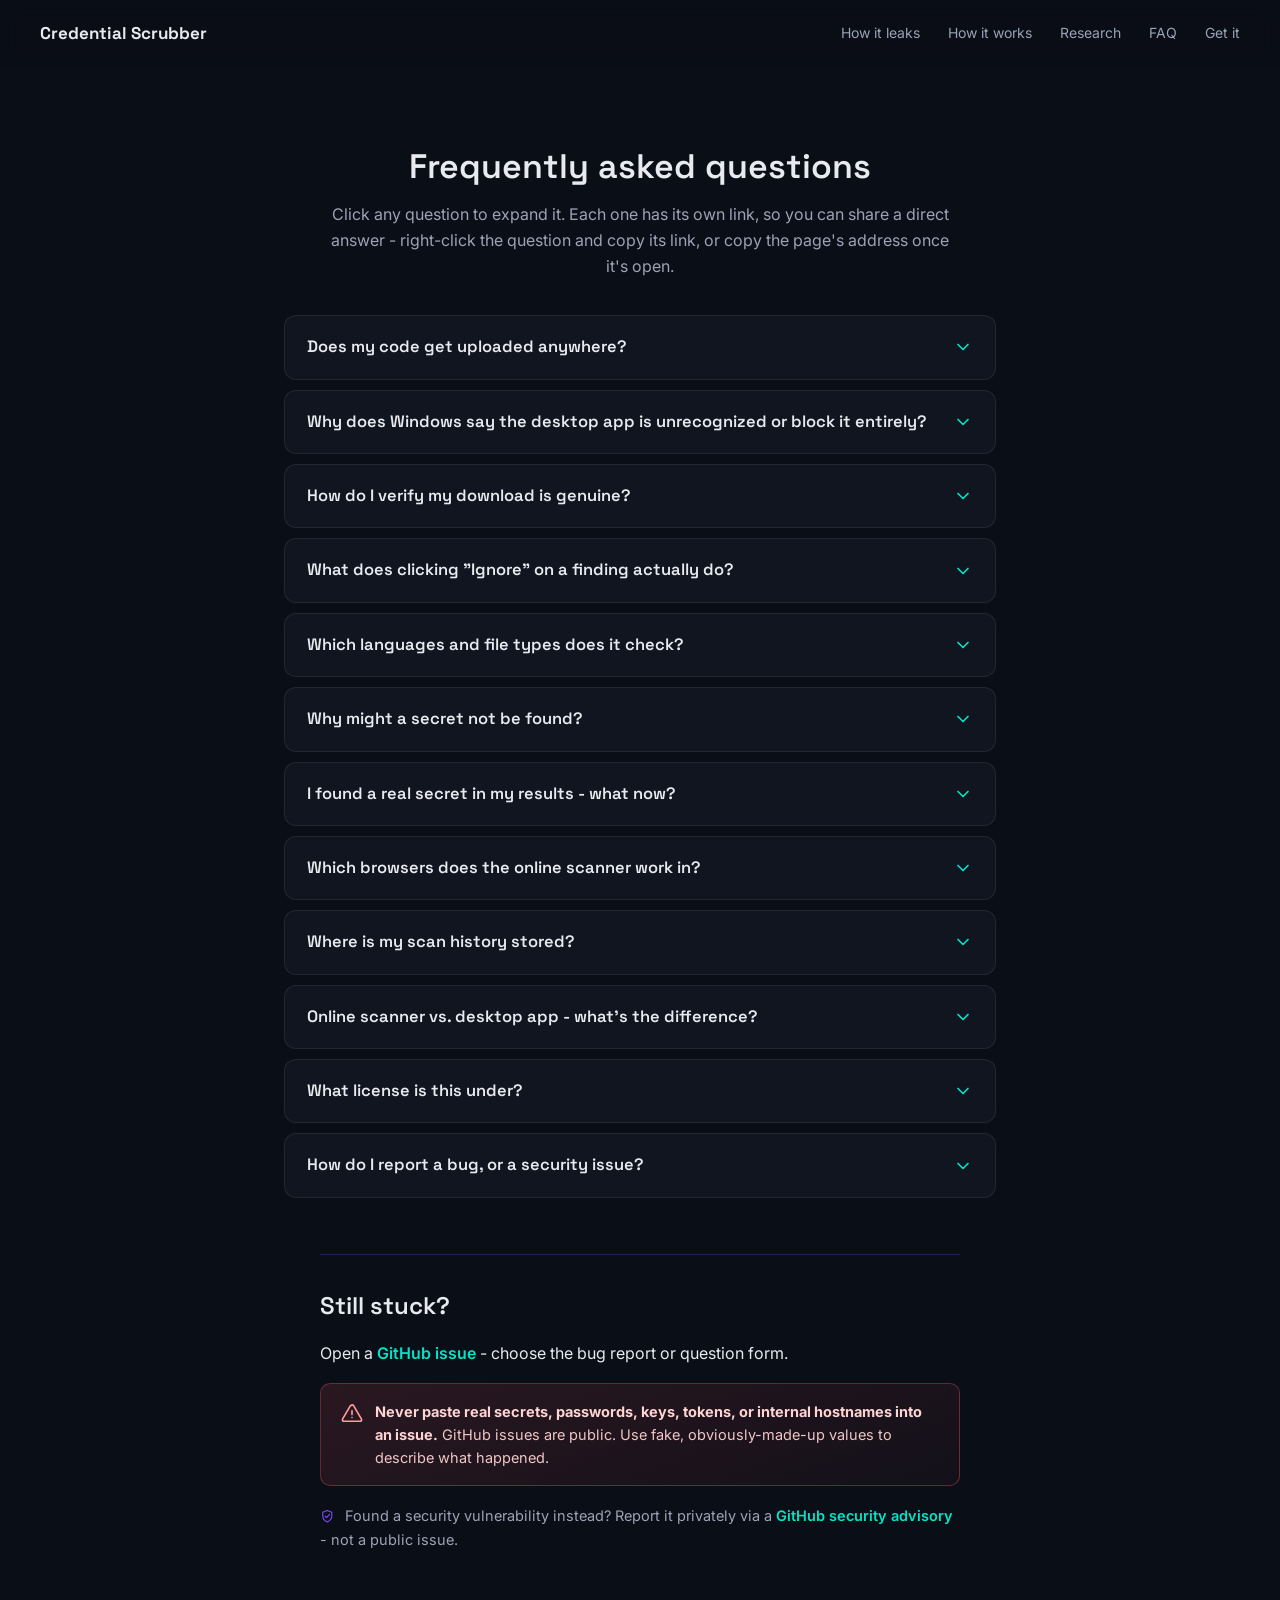
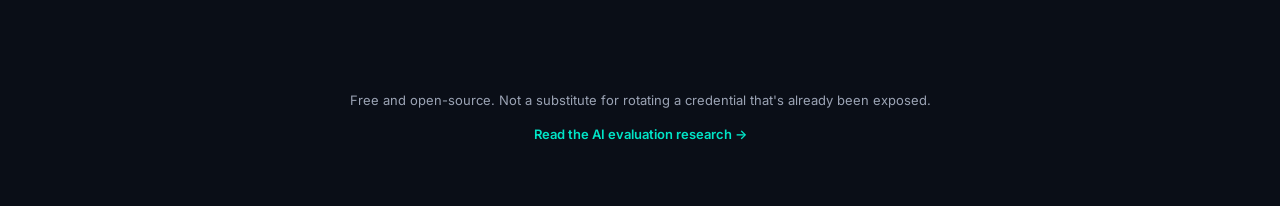
<file: faq.html>
<!DOCTYPE html>
<html lang="en">
<head>
<meta charset="UTF-8" />
<meta name="viewport" content="width=device-width, initial-scale=1.0" />
<title>Credential Scrubber — Frequently Asked Questions</title>
<meta name="description" content="Answers to common questions about the Credential Scrubber online scanner and desktop app: what gets uploaded, how to verify your download, what Ignore does, and more." />
<link rel="canonical" href="https://mugilan718.github.io/credential-scrubber-site/faq.html" />
<link rel="icon" type="image/svg+xml" href="favicon.svg" />
<meta name="theme-color" content="#0A0E17" />
<meta property="og:type" content="website" />
<meta property="og:site_name" content="Credential Scrubber" />
<meta property="og:title" content="Credential Scrubber — Frequently Asked Questions" />
<meta property="og:description" content="Answers to common questions about the Credential Scrubber online scanner and desktop app: what gets uploaded, how to verify your download, what Ignore does, and more." />
<meta property="og:url" content="https://mugilan718.github.io/credential-scrubber-site/faq.html" />
<meta property="og:image" content="https://mugilan718.github.io/credential-scrubber-site/og-image.png" />
<meta property="og:image:width" content="1200" />
<meta property="og:image:height" content="630" />
<meta property="og:image:alt" content="Credential Scrubber: a shield icon with two redaction bars, next to the tagline 'Mask hardcoded secrets before you share code with AI'" />
<meta name="twitter:card" content="summary_large_image" />
<meta name="twitter:title" content="Credential Scrubber — Frequently Asked Questions" />
<meta name="twitter:description" content="Answers to common questions about the Credential Scrubber online scanner and desktop app: what gets uploaded, how to verify your download, what Ignore does, and more." />
<meta name="twitter:image" content="https://mugilan718.github.io/credential-scrubber-site/og-image.png" />
<meta name="twitter:image:alt" content="Credential Scrubber: a shield icon with two redaction bars, next to the tagline 'Mask hardcoded secrets before you share code with AI'" />
<link rel="preconnect" href="https://fonts.googleapis.com">
<link rel="preconnect" href="https://fonts.gstatic.com" crossorigin>
<link href="https://fonts.googleapis.com/css2?family=Space+Grotesk:wght@400;500;600;700&family=Inter:wght@400;500;600&display=swap" rel="stylesheet">
<link rel="stylesheet" href="css/style.css" />
<link rel="stylesheet" href="css/faq.css" />
</head>
<body>

<!-- Shared icon sprite - hand-authored, stroke-based (24x24, currentColor),
     same set/style used on index.html and the scanner page. -->
<svg style="display:none" aria-hidden="true">
  <symbol id="icon-alert" viewBox="0 0 24 24" fill="none" stroke="currentColor" stroke-width="1.8" stroke-linecap="round" stroke-linejoin="round">
    <path d="M10.3 3.9 1.8 18.5A1.6 1.6 0 0 0 3.2 21h17.6a1.6 1.6 0 0 0 1.4-2.5L13.7 3.9a1.6 1.6 0 0 0-2.8 0z"/>
    <path d="M12 9.5v4.2"/>
    <path d="M12 17v.01"/>
  </symbol>
  <symbol id="icon-shield" viewBox="0 0 24 24" fill="none" stroke="currentColor" stroke-width="1.8" stroke-linecap="round" stroke-linejoin="round">
    <path d="M12 2.5 4.5 5.5v5.5c0 5 3.2 8.5 7.5 10.5 4.3-2 7.5-5.5 7.5-10.5V5.5L12 2.5z"/>
    <path d="M8.5 12l2.3 2.3L15.8 9"/>
  </symbol>
</svg>

<nav class="topnav">
  <a href="index.html" class="topnav-brand">Credential Scrubber</a>
  <button class="nav-toggle" id="navToggle" type="button" aria-label="Toggle navigation menu" aria-expanded="false" aria-controls="navLinks">
    <span class="nav-toggle-bar"></span>
    <span class="nav-toggle-bar"></span>
    <span class="nav-toggle-bar"></span>
  </button>
  <div class="topnav-links" id="navLinks">
    <a href="index.html#comic">How it leaks</a>
    <a href="index.html#how-it-works">How it works</a>
    <a href="index.html#research">Research</a>
    <a href="faq.html">FAQ</a>
    <a href="index.html#get-it">Get it</a>
  </div>
</nav>

<main class="faq-main">
  <div class="section-intro faq-intro">
    <h1>Frequently asked questions</h1>
    <p>Click any question to expand it. Each one has its own link, so you
    can share a direct answer - right-click the question and copy its
    link, or copy the page's address once it's open.</p>
  </div>

  <div class="faq-list">

    <details class="faq-item" id="code-uploaded">
      <summary>Does my code get uploaded anywhere?</summary>
      <div class="faq-answer">
        <p><strong>No, not with either version.</strong> The online scanner
        runs entirely in your browser - scanning, redaction, and the
        sanitized download are all produced client-side, and nothing is
        sent to a server (that's what the "Runs in your browser — nothing
        uploaded" badge on the scanner page means literally). The desktop
        app is a small local web server on your own machine
        (<code>http://127.0.0.1:5057</code>) with no network calls -
        everything runs locally, and no data leaves that machine. The
        page itself loads its fonts and the zip library from Google
        Fonts and cdnjs, so those hosts can see that you visited - but
        the files you're scanning are never sent anywhere.</p>
      </div>
    </details>

    <details class="faq-item" id="windows-warning">
      <summary>Why does Windows say the desktop app is unrecognized or block it entirely?</summary>
      <div class="faq-answer">
        <p>The <code>.exe</code> is unsigned - code-signing certificates cost
        money and aren't practical for a small open-source project to
        maintain. Two different things can happen as a result:</p>
        <ul>
          <li><strong>Windows SmartScreen</strong> shows a dismissible
          "unrecognized publisher" or "Windows protected your PC" warning.
          This is expected for new, unsigned software and isn't by itself a
          sign anything is wrong - you can choose to run it anyway after
          verifying the checksum (see the next question).</li>
          <li><strong>Smart App Control</strong>, or a managed Application
          Control (WDAC/AppLocker) policy on a company-managed machine, can
          block the executable <strong>outright, with no "Run anyway"
          option</strong>. This is a stricter, non-dismissible response
          that signing or a new release can't fix. If this happens, use
          the <a href="scanner/index.html">online scanner</a> instead (no
          download at all), or build the app yourself from source.</li>
        </ul>
      </div>
    </details>

    <details class="faq-item" id="verify-download">
      <summary>How do I verify my download is genuine?</summary>
      <div class="faq-answer">
        <p>Check its SHA-256 checksum against the value published in that
        specific release's notes on the
        <a href="https://github.com/Mugilan718/credential-scrubber/releases/latest">GitHub Releases page</a>.</p>
        <p>On Windows:</p>
        <pre><code>certutil -hashfile CredentialScrubber.exe SHA256</code></pre>
        <p>On Mac/Linux:</p>
        <pre><code>shasum -a 256 CredentialScrubber.exe</code></pre>
        <p>If the output doesn't match the checksum published for that
        release, don't run the file - re-download it, and if it still
        doesn't match, open an issue.</p>
      </div>
    </details>

    <details class="faq-item" id="what-ignore-does">
      <summary>What does clicking "Ignore" on a finding actually do?</summary>
      <div class="faq-answer">
        <p>It restores the <strong>original, unmasked value</strong> in the
        working copy, since that's the only way to stop the tool flagging
        something you've confirmed isn't a real secret. Because of that,
        it asks for confirmation first, and it can always be undone
        afterward from the "Ignored findings" list (restoring the mask).
        Nothing is downloadable yet at that point, either way - the
        scanner's download flow is a separate, deliberate
        "Generate sanitized file" step that only becomes available after
        you click it, and any further change (another ignore, a restore,
        a re-scan) marks that generated copy stale until you regenerate
        it.</p>
      </div>
    </details>

    <details class="faq-item" id="file-type-coverage">
      <summary>Which languages and file types does it check?</summary>
      <div class="faq-answer">
        <p><strong>Full detection</strong> (variable/key names and value
        patterns): Java, Python, JavaScript/TypeScript, Go, and C# source
        code, plus these config formats: <code>.properties</code>,
        <code>.yml</code>/<code>.yaml</code>, <code>.json</code>,
        <code>.xml</code>, <code>.config</code>, <code>.ini</code>,
        <code>.conf</code>, <code>.cfg</code>, and <code>.env</code>.</p>
        <p><strong>Multi-line split-string detection</strong> (a secret
        built up across several lines): Python's parenthesized-string
        style, and Java/JavaScript-TypeScript/C#/Go's
        <code>+</code>-operator style. <strong>Not covered:</strong> a
        JavaScript/TypeScript template literal that spans multiple
        lines.</p>
        <p><strong>Any other file type</strong> (a lockfile,
        <code>Dockerfile</code>, <code>.rb</code> script, README, etc. -
        neither extension/filename is recognized): both products now
        behave the same way, scanning it for a small set of
        high-confidence secret <em>shapes</em> only - AWS access keys,
        GitHub/Slack tokens, JWTs, private-key blocks, and URLs with
        embedded credentials - with no key-name matching at all. We
        tested a <code>.rb</code> file containing a plain
        <code>password = "..."</code> assignment and an AWS-style access
        key, and a <code>Dockerfile</code> setting an env var to a
        password value: both products caught the AWS-style key (its
        shape is recognizable on its own) but <strong>not</strong> the
        plain <code>password = "..."</code> assignment or the
        Dockerfile's env var, since neither value looks like a
        recognizable secret shape by itself - that detection relies on
        key-name awareness that only exists for the file types listed
        under "Full detection" above. A broader set of shapes (plain IP
        addresses, generic URLs, email addresses) was deliberately left
        out of this fallback after testing it against a realistic
        project full of lockfiles and docs and finding it was almost
        entirely false positives - gem/package version numbers read as
        IP addresses, lockfile registry URLs, and ordinary contact
        emails.</p>
        <p>A real, multi-line private-key block (<code>id_rsa</code>,
        <code>server.pem</code>, or one pasted as-is into any other
        unrecognized file type) is also caught - matching
        <code>-----BEGIN</code>/<code>-----END ... PRIVATE KEY-----</code>
        markers across lines, masking the body while leaving the harmless
        BEGIN/END lines themselves and a <code>-----BEGIN
        CERTIFICATE-----</code> block (not a secret) untouched. A block
        only starts at a line that's <em>just</em> the BEGIN marker
        (leading whitespace/one optional quote character allowed, never
        mid-sentence) - a document that merely mentions the marker is
        left untouched. When no END line follows, only the consecutive
        lines that still look like key material (base64 body text, or a
        <code>Proc-Type:</code>/<code>DEK-Info:</code> header) are
        masked, stopping at the first line that doesn't, so a marker
        mentioned in passing and then followed by ordinary prose doesn't
        lose that prose. This is separate from the single-line-only
        value-pattern match above, and only applies to unrecognized
        file types - a key embedded as a YAML block-scalar value, or
        split across <code>.properties</code> continuation lines, in a
        fully-detected file type is <strong>not</strong> caught by this
        or any other existing mechanism.</p>
        <p>Files recognized as binary, or over a 2MB size limit, are
        still skipped and copied through untouched either way - the
        scan results (and, on the desktop app, the Apply confirmation)
        list how many files this applied to and why.</p>
        <p>For any language or file type outside full detection,
        <strong>review the output yourself before sharing it - don't
        assume it's been fully cleaned.</strong></p>
      </div>
    </details>

    <details class="faq-item" id="missed-secret">
      <summary>Why might a secret not be found?</summary>
      <div class="faq-answer">
        <p>Detection is pattern-based, not a full understanding of your
        code: it matches key names (like <code>password</code> or
        <code>api_key</code>), shapes of known secret formats (AWS/GitHub/
        Slack-style tokens, JWTs, connection strings, and similar), and -
        in config files and multi-line string concatenation only, not
        single-line code - a general high-entropy check. There are
        documented gaps, such as JavaScript template literals that span
        multiple lines, which aren't covered. This is a detection aid, not
        a guarantee that every possible secret shape is caught.</p>
      </div>
    </details>

    <details class="faq-item" id="found-real-secret">
      <summary>I found a real secret in my results - what now?</summary>
      <div class="faq-answer">
        <p><strong>Rotate it.</strong> Masking a credential for sharing
        doesn't undo the fact that it existed in your code, possibly in a
        git history, a backup, or somewhere else you've already shared it.
        Treat any real finding as compromised and issue a new one.</p>
      </div>
    </details>

    <details class="faq-item" id="browser-support">
      <summary>Which browsers does the online scanner work in?</summary>
      <div class="faq-answer">
        <p>The core flow - selecting a folder, scanning, reviewing
        results, and downloading the sanitized copy - has been verified
        working identically across Chromium, Firefox, and WebKit (the
        engine behind Safari), with no page errors and a correctly
        redacted download in all three.</p>
        <p>One feature is Chromium-only (Chrome/Edge and similar): "Remember
        a folder for next time," which uses the File System Access API.
        It's feature-detected and simply hidden - not broken - in browsers
        that don't support it; the drag-and-drop/"Choose folder" flow
        works the same everywhere either way.</p>
      </div>
    </details>

    <details class="faq-item" id="scan-history-storage">
      <summary>Where is my scan history stored?</summary>
      <div class="faq-answer">
        <p>In the online scanner, scan history, the ignore list, and any
        rule edits are stored only in that one browser, on that one
        device (via IndexedDB) - nothing syncs across browsers or
        devices, and it's lost if you clear that site's browser data.
        Ignored values are kept as a one-way hash, never the real value,
        so a changed value always reappears flagged rather than staying
        silently hidden.</p>
        <p>In the desktop app, scan history is kept in a local SQLite
        database in your OS's per-user application-data directory, so it
        persists across restarts on that machine.</p>
      </div>
    </details>

    <details class="faq-item" id="online-vs-desktop">
      <summary>Online scanner vs. desktop app - what's the difference?</summary>
      <div class="faq-answer">
        <p>Both use the same detection engine and both run entirely
        locally. The main differences:</p>
        <ul>
          <li><strong>Install:</strong> the online scanner needs nothing -
          open it in a browser. The desktop app is a Windows
          <code>.exe</code>, or can be run from source on Mac/Linux.</li>
          <li><strong>Output:</strong> the online scanner produces a
          downloadable <code>.zip</code> via an explicit "Generate" step.
          The desktop app writes the sanitized copy directly to an output
          folder you choose (after a preview step).</li>
          <li><strong>Git changed-files mode:</strong> only the desktop
          app has it (scan just what's changed in a git repo, not the
          whole project every time). The online scanner always does a
          full pass.</li>
          <li><strong>History persistence:</strong> the desktop app's
          history survives restarts via a local database; the online
          scanner's is per-browser and lost if that browser's site data
          is cleared.</li>
        </ul>
      </div>
    </details>

    <details class="faq-item" id="license">
      <summary>What license is this under?</summary>
      <div class="faq-answer">
        <p>The detection engine and desktop app are licensed under the
        <a href="https://github.com/Mugilan718/credential-scrubber/blob/main/LICENSE">GNU Affero General Public License v3.0 (AGPLv3)</a>.
        Free to use, modify, and redistribute under its terms - see the
        LICENSE file for the full legal text.</p>
      </div>
    </details>

    <details class="faq-item" id="report-bug-or-security">
      <summary>How do I report a bug, or a security issue?</summary>
      <div class="faq-answer">
        <p>For a regular bug or a question, open a
        <a href="https://github.com/Mugilan718/credential-scrubber/issues/new/choose">GitHub issue</a> -
        both the bug report and question forms require confirming you've
        replaced any real secrets with fake values first.</p>
        <p>For a <strong>security vulnerability</strong>, use the
        <a href="https://github.com/Mugilan718/credential-scrubber/security/advisories/new">private security advisory</a> form
        instead of a public issue - see the "Still stuck?" section below
        for why that distinction matters.</p>
      </div>
    </details>

  </div>

  <section class="faq-still-stuck">
    <h2>Still stuck?</h2>
    <p>Open a <a href="https://github.com/Mugilan718/credential-scrubber/issues/new/choose">GitHub issue</a> -
    choose the bug report or question form.</p>

    <div class="faq-warning-box">
      <svg class="icon icon-md"><use href="#icon-alert"/></svg>
      <p><strong>Never paste real secrets, passwords, keys, tokens, or
      internal hostnames into an issue.</strong> GitHub issues are public.
      Use fake, obviously-made-up values to describe what happened.</p>
    </div>

    <p class="faq-security-line"><svg class="icon"><use href="#icon-shield"/></svg> Found a security
    vulnerability instead? Report it privately via a
    <a href="https://github.com/Mugilan718/credential-scrubber/security/advisories/new">GitHub security advisory</a> -
    not a public issue.</p>
  </section>
</main>

<footer class="site-footer">
  <p>Free and open-source. Not a substitute for rotating a credential that's already been exposed.</p>
  <p class="footer-links"><a href="https://github.com/Mugilan718/credential-scrubber/blob/main/ai-evaluation/experiment/analysis/results_and_discussion.md" target="_blank" rel="noopener noreferrer">Read the AI evaluation research →</a></p>
</footer>

<script src="js/interactions.js"></script>
</body>
</html>
</file>
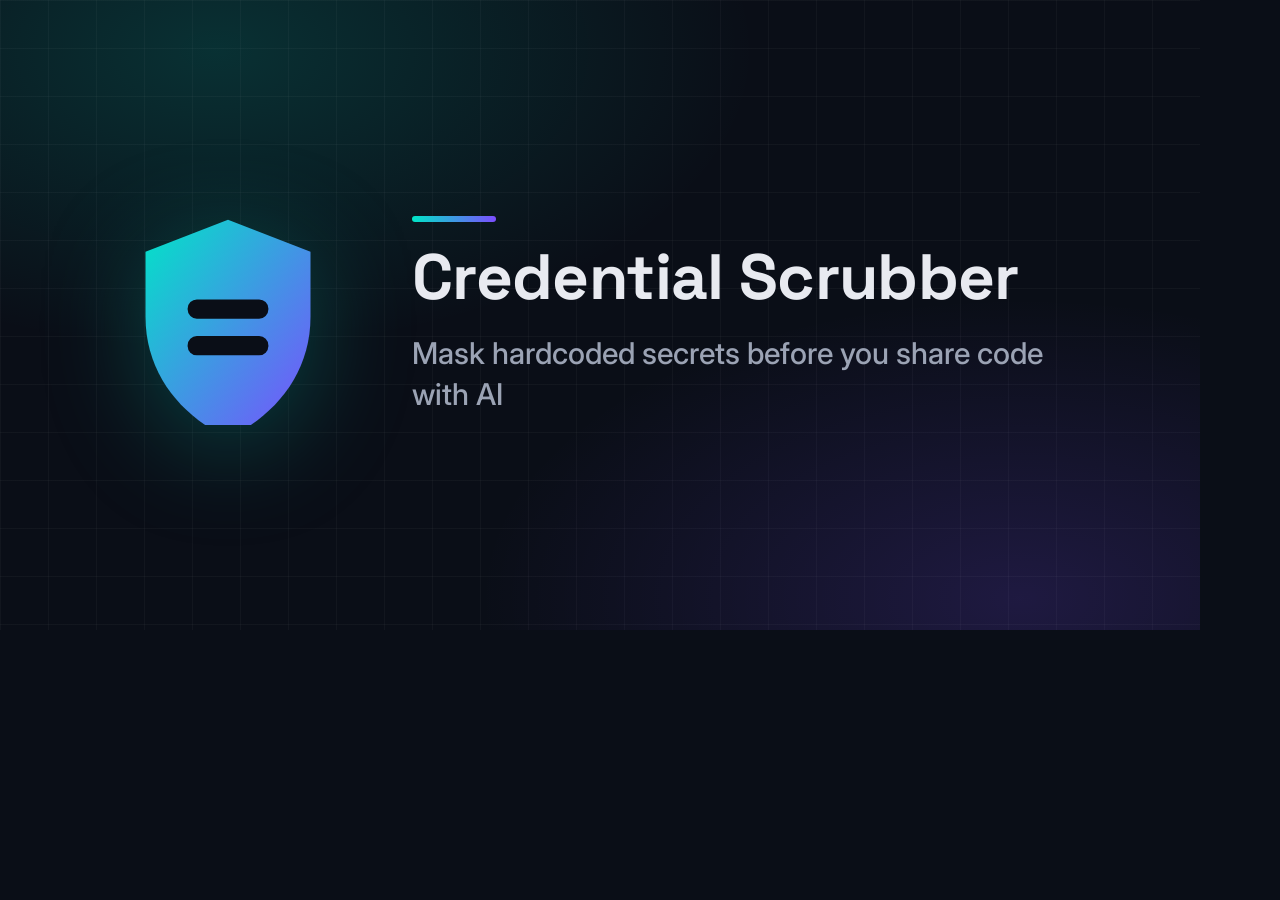
<file: tools/og-image.html>
<!DOCTYPE html>
<html lang="en">
<head>
<meta charset="UTF-8" />
<title>OG image source (not a published page)</title>
<!--
  Standalone render source for /og-image.png - a 1200x630 social-share
  card. Rendered with Playwright (see tools/render-og-image.py in the
  same folder) at exactly a 1200x630 viewport, screenshotting the
  <body> with no scrollbars. Reuses the site's own palette/fonts/shield
  motif (css/style.css's --bg-deep/--glow-cyan/--glow-violet, and the
  shield+redaction-bars shape already used by favicon.svg and the
  scanner page's shield-stage SVG) rather than inventing a new logo.
  Not linked from any real page - purely a render source kept in the
  repo so the image is reproducible.
-->
<link rel="preconnect" href="https://fonts.googleapis.com">
<link rel="preconnect" href="https://fonts.gstatic.com" crossorigin>
<link href="https://fonts.googleapis.com/css2?family=Space+Grotesk:wght@600;700&family=Inter:wght@400;500;600&display=swap" rel="stylesheet">
<style>
  :root {
    --bg-deep: #0A0E17;
    --bg-panel: #11151F;
    --ink: #E8EAF0;
    --ink-soft: #9BA3B4;
    --glow-cyan: #00E5C7;
    --glow-violet: #7C4DFF;
    --sans: 'Inter', sans-serif;
    --display: 'Space Grotesk', sans-serif;
  }
  * { box-sizing: border-box; }
  html, body {
    margin: 0;
    padding: 0;
    width: 1200px;
    height: 630px;
    overflow: hidden;
    background: var(--bg-deep);
    font-family: var(--sans);
  }
  .card {
    position: relative;
    width: 1200px;
    height: 630px;
    display: flex;
    align-items: center;
    justify-content: center;
    background:
      radial-gradient(900px 500px at 18% 8%, rgba(0,229,199,0.16), transparent 60%),
      radial-gradient(900px 500px at 85% 95%, rgba(124,77,255,0.18), transparent 60%),
      var(--bg-deep);
  }
  .grid-overlay {
    position: absolute;
    inset: 0;
    background-image:
      linear-gradient(rgba(232,234,240,0.035) 1px, transparent 1px),
      linear-gradient(90deg, rgba(232,234,240,0.035) 1px, transparent 1px);
    background-size: 48px 48px;
  }
  .content {
    position: relative;
    display: flex;
    align-items: center;
    gap: 64px;
    padding: 0 88px;
  }
  .shield-wrap {
    flex-shrink: 0;
    width: 240px;
    height: 240px;
    display: flex;
    align-items: center;
    justify-content: center;
  }
  .shield-visual {
    width: 220px;
    height: 220px;
    filter: drop-shadow(0 18px 50px rgba(0,229,199,0.25));
  }
  .text {
    display: flex;
    flex-direction: column;
    gap: 22px;
    max-width: 740px;
  }
  .brand {
    font-family: var(--display);
    font-weight: 700;
    font-size: 64px;
    line-height: 1.05;
    color: var(--ink);
    letter-spacing: -0.01em;
  }
  .tagline {
    font-family: var(--sans);
    font-weight: 500;
    font-size: 30px;
    line-height: 1.35;
    color: var(--ink-soft);
    max-width: 680px;
  }
  .accent-bar {
    width: 84px;
    height: 6px;
    border-radius: 3px;
    background: linear-gradient(90deg, var(--glow-cyan), var(--glow-violet));
  }
</style>
</head>
<body>
  <div class="card">
    <div class="grid-overlay"></div>
    <div class="content">
      <div class="shield-wrap">
        <svg class="shield-visual" viewBox="0 0 24 24">
          <defs>
            <linearGradient id="ogShieldGrad" x1="0" y1="0" x2="1" y2="1">
              <stop offset="0%" stop-color="#00E5C7"/>
              <stop offset="100%" stop-color="#7C4DFF"/>
            </linearGradient>
          </defs>
          <path d="M12 1.6 3 5.1v7.1c0 6.3 4 10.9 9 13.2 5-2.3 9-6.9 9-13.2V5.1L12 1.6z"
                fill="url(#ogShieldGrad)" />
          <rect x="7.6" y="10.3" width="8.8" height="2.1" rx="1" fill="#0A0E17"/>
          <rect x="7.6" y="14.3" width="8.8" height="2.1" rx="1" fill="#0A0E17"/>
        </svg>
      </div>
      <div class="text">
        <div class="accent-bar"></div>
        <div class="brand">Credential Scrubber</div>
        <div class="tagline">Mask hardcoded secrets before you share code with AI</div>
      </div>
    </div>
  </div>
</body>
</html>
</file>
<file: css/style.css>
:root {
  --bg-deep: #0A0E17;
  --bg-panel: #11151F;
  --ink: #E8EAF0;
  --ink-soft: #9BA3B4;
  --glow-cyan: #00E5C7;
  --glow-violet: #7C4DFF;
  --warn: #F2B705;
  --good: #00A88C;
  --paper: #F4F1EA;
  --sans: 'Inter', sans-serif;
  --display: 'Space Grotesk', sans-serif;
}

* { box-sizing: border-box; }
html { scroll-behavior: smooth; }

body {
  margin: 0;
  background: var(--bg-deep);
  color: var(--ink);
  font-family: var(--sans);
  line-height: 1.6;
}

h1, h2, h3 { font-family: var(--display); margin: 0; }

a { color: inherit; text-decoration: none; }

/* ---------- Icons (shared sprite, see index.html's inline <symbol>s) ---------- */

.icon {
  width: 1em;
  height: 1em;
  display: inline-block;
  vertical-align: -0.15em;
  flex-shrink: 0;
}

.icon-md { width: 22px; height: 22px; }

/* ---------- Nav ---------- */

.topnav {
  position: fixed;
  top: 0; left: 0; right: 0;
  z-index: 20;
  display: flex;
  justify-content: space-between;
  align-items: center;
  padding: 20px 40px;
  background: rgba(10,14,23,0.7);
  backdrop-filter: blur(10px);
}

.topnav-brand {
  font-family: var(--display);
  font-weight: 700;
  font-size: 17px;
}

.topnav-links { display: flex; gap: 28px; font-size: 14px; color: var(--ink-soft); }
.topnav-links a:hover { color: var(--ink); }

.nav-toggle {
  display: none;
  flex-direction: column;
  justify-content: center;
  align-items: center;
  gap: 5px;
  width: 32px;
  height: 32px;
  padding: 0;
  background: none;
  border: none;
  cursor: pointer;
}

.nav-toggle-bar {
  display: block;
  width: 100%;
  height: 2px;
  background: var(--ink);
  border-radius: 2px;
  transition: transform 0.2s ease, opacity 0.2s ease;
}

.nav-toggle[aria-expanded="true"] .nav-toggle-bar:nth-child(1) { transform: translateY(7px) rotate(45deg); }
.nav-toggle[aria-expanded="true"] .nav-toggle-bar:nth-child(2) { opacity: 0; }
.nav-toggle[aria-expanded="true"] .nav-toggle-bar:nth-child(3) { transform: translateY(-7px) rotate(-45deg); }

/* ---------- Hero (the one bold moment) ---------- */

.hero {
  position: relative;
  min-height: 100vh;
  display: flex;
  align-items: center;
  justify-content: center;
  overflow: hidden;
  padding: 100px 24px 60px;
}

.hero-glow {
  position: absolute;
  top: 50%; left: 50%;
  width: 900px; height: 900px;
  transform: translate(-50%, -50%);
  background: radial-gradient(circle, rgba(0,229,199,0.16) 0%, rgba(124,77,255,0.10) 35%, transparent 70%);
  pointer-events: none;
}

#hero-canvas {
  position: absolute;
  top: 0; left: 0;
  width: 100%; height: 100%;
  pointer-events: none;
}

.hero-content {
  position: relative;
  z-index: 2;
  max-width: 720px;
  text-align: center;
}

.hero h1 {
  font-size: clamp(34px, 5.5vw, 58px);
  font-weight: 700;
  line-height: 1.12;
  letter-spacing: -0.02em;
}

.hero-sub {
  margin: 24px auto 0;
  max-width: 560px;
  color: var(--ink-soft);
  font-size: 17px;
}

.hero-ctas {
  display: flex;
  gap: 16px;
  justify-content: center;
  flex-wrap: wrap;
  margin-top: 36px;
}

.btn-glow {
  padding: 14px 26px;
  border-radius: 8px;
  font-weight: 600;
  font-size: 15px;
  background: linear-gradient(135deg, var(--glow-cyan), var(--glow-violet));
  color: #0A0E17;
  box-shadow: 0 0 32px rgba(0,229,199,0.35);
  transition: transform 0.15s ease, box-shadow 0.15s ease;
}
.btn-glow:hover { transform: translateY(-1px); box-shadow: 0 0 44px rgba(0,229,199,0.5); }

.btn-ghost {
  padding: 14px 26px;
  border-radius: 8px;
  font-weight: 600;
  font-size: 15px;
  border: 1px solid rgba(255,255,255,0.18);
  color: var(--ink);
  transition: border-color 0.15s ease, background 0.15s ease;
}
.btn-ghost:hover { border-color: rgba(255,255,255,0.4); background: rgba(255,255,255,0.04); }

.hero-trust {
  margin-top: 20px;
  font-size: 13px;
  color: var(--ink-soft);
}

/* ---------- Section shared ---------- */

.section-intro {
  max-width: 640px;
  margin: 0 auto 36px;
  text-align: center;
}

.section-intro h2 {
  font-size: 32px;
  font-weight: 600;
}

.section-intro p {
  color: var(--ink-soft);
  margin-top: 8px;
}

/* ---------- Comic strip ---------- */

.comic {
  background: #14100A;
  color: #1B1C22;
  padding: 64px 24px;
}

.comic .section-intro h2, .comic .section-intro p { color: var(--ink); }
.comic .section-intro p { color: var(--ink-soft); }

.comic-strip {
  max-width: 1100px;
  margin: 0 auto;
  display: grid;
  grid-template-columns: repeat(3, 1fr);
  gap: 20px;
  perspective: 1200px;
}

.panel {
  border-radius: 10px;
  overflow: hidden;
  display: flex;
  flex-direction: column;
  box-shadow: 0 8px 24px rgba(0,0,0,0.35);
  transition: transform 0.25s ease, box-shadow 0.25s ease;
  opacity: 0;
  transform: translateY(24px);
}

.panel.visible {
  opacity: 1;
  transform: translateY(0);
  transition: opacity 0.5s ease, transform 0.5s ease;
}

.panel:hover {
  transform: translateY(-6px) rotateX(2deg) rotateY(-2deg) scale(1.02);
  box-shadow: 0 20px 40px rgba(0,0,0,0.45);
  z-index: 2;
}

.panel-art { display: block; width: 100%; height: auto; }

.bubble {
  padding: 16px 18px;
  font-size: 14px;
  font-style: italic;
  flex: 1;
  background: #1A1E28;
  color: var(--ink);
}

.panel-calm .bubble { background: #1E2A26; }
.bubble-warn { background: #2E230B; color: #FFC93C; font-weight: 500; }
.bubble-danger { background: #3A0F16; color: #FF9B9B; font-weight: 600; }
.bubble-hero { background: #071019; color: var(--glow-cyan); font-style: normal; font-weight: 700; }
.bubble-good { background: #0D2A20; color: #7FE0BC; font-style: normal; font-weight: 600; }

/* Panel-specific idle animations */
.pulse-warn { animation: pulseWarn 1.8s ease-in-out infinite; }
@keyframes pulseWarn { 0%,100% { opacity: 1; } 50% { opacity: 0.4; } }

.pulse-ring { animation: pulseRing 1.6s ease-out infinite; transform-origin: center; }
@keyframes pulseRing { 0% { transform: scale(0.9); opacity: 0.5; } 100% { transform: scale(1.5); opacity: 0; } }

.dash-flow { stroke-dasharray: 8 6; animation: dashFlow 0.6s linear infinite; }
@keyframes dashFlow { to { stroke-dashoffset: -14; } }

.ring-spin { animation: ringSpin 6s linear infinite; transform-origin: center; }
@keyframes ringSpin { to { transform: rotate(360deg); } }

.pulse-glow { animation: pulseGlow 2.2s ease-in-out infinite; transform-origin: center; }
.pulse-glow-strong { animation: pulseGlowStrong 2.2s ease-in-out infinite; transform-origin: center; }
@keyframes pulseGlow { 0%,100% { opacity: 0.15; } 50% { opacity: 0.35; } }
@keyframes pulseGlowStrong { 0%,100% { filter: drop-shadow(0 0 4px rgba(0,229,199,0.6)); } 50% { filter: drop-shadow(0 0 16px rgba(0,229,199,0.9)); } }

.reveal-mask { animation: revealMask 2.4s ease-in-out infinite; }
@keyframes revealMask { 0%,85%,100% { opacity: 1; } 92% { opacity: 0.6; } }

.bounce-happy { animation: bounceHappy 1.4s ease-in-out infinite; transform-origin: center bottom; }
@keyframes bounceHappy { 0%,100% { transform: translateY(0); } 50% { transform: translateY(-5px); } }

.confetti { animation: confettiFloat 1.8s ease-in-out infinite; display: inline-block; }
.confetti-delay { animation: confettiFloat 1.8s ease-in-out infinite 0.4s; display: inline-block; }
@keyframes confettiFloat { 0%,100% { transform: translateY(0) rotate(0deg); } 50% { transform: translateY(-8px) rotate(12deg); } }

.thought-bubble { animation: thoughtDrift 3s ease-in-out infinite; }
@keyframes thoughtDrift { 0%,100% { transform: translateY(0); } 50% { transform: translateY(-3px); } }

@media (prefers-reduced-motion: reduce) {
  .pulse-warn, .pulse-ring, .dash-flow, .ring-spin, .pulse-glow, .pulse-glow-strong,
  .reveal-mask, .bounce-happy, .confetti, .confetti-delay, .thought-bubble {
    animation: none !important;
  }
}

/* ---------- Why this matters (stakes) ---------- */

.stakes {
  padding: 70px 24px;
  max-width: 1000px;
  margin: 0 auto;
}

.stakes-grid {
  display: grid;
  grid-template-columns: 1fr 1fr;
  gap: 20px;
}

.stakes-card {
  border-radius: 14px;
  padding: 28px 30px;
}

.stakes-card h3 {
  font-size: 19px;
  margin-bottom: 16px;
}

.stakes-card ul {
  margin: 0;
  padding-left: 0;
  list-style: none;
  display: flex;
  flex-direction: column;
  gap: 12px;
  font-size: 14.5px;
}

.stakes-card li {
  display: flex;
  align-items: flex-start;
  gap: 10px;
}

.stakes-li-icon {
  flex-shrink: 0;
  width: 17px;
  height: 17px;
  margin-top: 0.15em;
}

.stakes-bad .stakes-li-icon { color: #FF9B9B; }
.stakes-good .stakes-li-icon { color: var(--glow-cyan); }

.stakes-bad {
  background: linear-gradient(160deg, rgba(242,84,91,0.12), rgba(242,84,91,0.03));
  border: 1px solid rgba(242,84,91,0.3);
}
.stakes-bad h3 { color: #FF9B9B; }
.stakes-bad ul { color: #D9B4B4; }

.stakes-good {
  background: linear-gradient(160deg, rgba(0,229,199,0.12), rgba(0,229,199,0.03));
  border: 1px solid rgba(0,229,199,0.3);
}
.stakes-good h3 { color: var(--glow-cyan); }
.stakes-good ul { color: #B8DED6; }

/* ---------- How it works ---------- */

.how {
  padding: 64px 24px;
  max-width: 1000px;
  margin: 0 auto;
}

.how-grid {
  display: grid;
  grid-template-columns: 1fr 1fr;
  gap: 24px;
}

.how-card {
  background: var(--bg-panel);
  border: 1px solid rgba(255,255,255,0.08);
  border-radius: 12px;
  padding: 32px;
}

.how-card h3 {
  display: flex;
  align-items: center;
  gap: 10px;
  font-size: 20px;
  margin-bottom: 12px;
}

.how-card-icon { color: var(--glow-cyan); }

.how-card p {
  color: var(--ink-soft);
  font-size: 15px;
}

.link-arrow {
  display: inline-block;
  margin-top: 16px;
  color: var(--glow-cyan);
  font-weight: 600;
  font-size: 14px;
}

/* ---------- Research ---------- */

.research {
  padding: 64px 24px;
  max-width: 900px;
  margin: 0 auto;
}

.research-stats {
  display: grid;
  grid-template-columns: repeat(4, 1fr);
  gap: 16px;
  margin: 0 auto 48px;
}

.stat-card {
  background: var(--bg-panel);
  border: 1px solid rgba(255,255,255,0.08);
  border-radius: 12px;
  padding: 22px 10px;
  text-align: center;
}

.stat-number {
  font-family: var(--display);
  font-size: 32px;
  font-weight: 700;
  color: var(--glow-cyan);
}

.stat-label {
  margin-top: 6px;
  font-size: 13px;
  color: var(--ink-soft);
}

.research-block {
  max-width: 720px;
  margin: 0 auto 28px;
}

.research-block h3 {
  font-size: 18px;
  font-weight: 600;
  margin-bottom: 12px;
}

.research-block p {
  color: var(--ink-soft);
  font-size: 15px;
}

.research-cta {
  text-align: center;
  margin-top: 8px;
}

/* ---------- Safety ---------- */

.safety {
  padding: 64px 24px;
  max-width: 760px;
  margin: 0 auto;
}

.safety-list {
  list-style: none;
  padding: 0;
  margin: 0;
  display: flex;
  flex-direction: column;
  gap: 20px;
}

.safety-list li {
  padding-left: 24px;
  border-left: 2px solid var(--glow-cyan);
  color: var(--ink-soft);
  font-size: 15px;
}

.safety-list strong { color: var(--ink); }

/* ---------- Get it ---------- */

.get-it {
  text-align: center;
  padding: 70px 24px 90px;
}

.get-it h2 {
  font-size: 32px;
  margin-bottom: 32px;
}

/* ---------- Footer ---------- */

.site-footer {
  text-align: center;
  padding: 32px 24px 48px;
  color: var(--ink-soft);
  font-size: 13px;
}

.site-footer .footer-links {
  margin-top: 10px;
}

.site-footer .footer-links a {
  color: var(--glow-cyan);
  font-weight: 600;
}

.site-footer .footer-links a:hover {
  text-decoration: underline;
}

/* ---------- Responsive ---------- */

@media (max-width: 820px) {
  .comic-strip { grid-template-columns: 1fr 1fr; }
  .how-grid { grid-template-columns: 1fr; }
}

@media (max-width: 560px) {
  .comic-strip { grid-template-columns: 1fr; }

  .research-stats { grid-template-columns: repeat(2, 1fr); }

  .nav-toggle { display: flex; }

  .topnav-links {
    position: absolute;
    top: 100%;
    left: 0;
    right: 0;
    flex-direction: column;
    gap: 0;
    max-height: 0;
    overflow: hidden;
    background: rgba(10,14,23,0.98);
    backdrop-filter: blur(10px);
    transition: max-height 0.25s ease;
  }

  .topnav-links.open { max-height: 260px; }

  .topnav-links a {
    padding: 16px 24px;
    text-align: center;
    border-top: 1px solid rgba(255,255,255,0.08);
  }
}

@media (prefers-reduced-motion: reduce) {
  /* The universal selector alone doesn't match ::before/::after - without
     listing them explicitly, a pseudo-element transition/animation (like
     the FAQ page's chevron rotation) is invisible to this override. */
  *, *::before, *::after { animation: none !important; transition: none !important; }
}
</file>
<file: css/faq.css>
/* ---------- FAQ page ---------- */

.faq-main {
  max-width: 760px;
  margin: 0 auto;
  padding: 140px 24px 80px;
}

.faq-intro h1 {
  font-size: 34px;
  font-weight: 600;
}

.faq-intro code {
  font-family: var(--mono, monospace);
  font-size: 0.9em;
  color: var(--ink);
}

.faq-list {
  display: flex;
  flex-direction: column;
  gap: 10px;
  margin-top: 20px;
}

.faq-item {
  background: var(--bg-panel);
  border: 1px solid rgba(255,255,255,0.08);
  border-radius: 12px;
  overflow: hidden;
}

.faq-item summary {
  display: flex;
  align-items: center;
  justify-content: space-between;
  gap: 16px;
  padding: 18px 22px;
  cursor: pointer;
  font-family: var(--display);
  font-weight: 600;
  font-size: 16.5px;
  list-style: none;
}

/* Remove the default marker (both engines) - the chevron icon below is
   the single, consistently-styled indicator instead. */
.faq-item summary::-webkit-details-marker { display: none; }
.faq-item summary::marker { content: ""; }

.faq-item summary::after {
  content: "";
  flex-shrink: 0;
  width: 20px;
  height: 20px;
  background: var(--glow-cyan);
  -webkit-mask: url('data:image/svg+xml,%3Csvg xmlns="http://www.w3.org/2000/svg" viewBox="0 0 24 24" fill="none" stroke="black" stroke-width="2" stroke-linecap="round" stroke-linejoin="round"%3E%3Cpath d="M9 6l6 6-6 6"/%3E%3C/svg%3E') center / contain no-repeat;
  mask: url('data:image/svg+xml,%3Csvg xmlns="http://www.w3.org/2000/svg" viewBox="0 0 24 24" fill="none" stroke="black" stroke-width="2" stroke-linecap="round" stroke-linejoin="round"%3E%3Cpath d="M9 6l6 6-6 6"/%3E%3C/svg%3E') center / contain no-repeat;
  transform: rotate(90deg);
  transition: transform 0.2s ease;
}

.faq-item:not([open]) summary:hover { background: rgba(255,255,255,0.03); }

.faq-item[open] summary::after { transform: rotate(-90deg); }

.faq-item[open] summary {
  border-bottom: 1px solid rgba(255,255,255,0.08);
}

.faq-answer {
  padding: 4px 22px 22px;
  color: var(--ink-soft);
  font-size: 15px;
  line-height: 1.65;
}

.faq-answer p { margin: 10px 0; }
.faq-answer ul { margin: 10px 0; padding-left: 20px; display: flex; flex-direction: column; gap: 8px; }
.faq-answer li { padding-left: 2px; }
.faq-answer strong { color: var(--ink); }

.faq-answer code {
  font-family: var(--mono, monospace);
  font-size: 0.9em;
  color: var(--glow-cyan);
  background: rgba(0,229,199,0.08);
  padding: 1px 5px;
  border-radius: 4px;
}

.faq-answer pre {
  background: var(--bg-deep);
  border: 1px solid rgba(255,255,255,0.08);
  border-radius: 8px;
  padding: 12px 16px;
  overflow-x: auto;
  margin: 10px 0;
}

.faq-answer pre code {
  background: none;
  padding: 0;
  color: var(--ink);
}

.faq-answer a { color: var(--glow-cyan); font-weight: 600; }
.faq-answer a:hover { text-decoration: underline; }

/* ---------- Still stuck? ---------- */

.faq-still-stuck {
  max-width: 640px;
  margin: 56px auto 0;
  padding-top: 32px;
  border-top: 1px solid rgba(124,77,255,0.25);
}

.faq-still-stuck h2 {
  font-size: 24px;
  font-weight: 600;
  margin-bottom: 10px;
}

.faq-still-stuck > p a,
.faq-security-line a {
  color: var(--glow-cyan);
  font-weight: 600;
}

.faq-still-stuck > p a:hover,
.faq-security-line a:hover {
  text-decoration: underline;
}

.faq-warning-box {
  display: flex;
  align-items: flex-start;
  gap: 12px;
  margin-top: 16px;
  padding: 16px 20px;
  border-radius: 10px;
  background: linear-gradient(160deg, rgba(242,84,91,0.14), rgba(242,84,91,0.04));
  border: 1px solid rgba(242,84,91,0.35);
}

.faq-warning-box .icon {
  color: #FF9B9B;
  flex-shrink: 0;
  margin-top: 2px;
}

.faq-warning-box p {
  margin: 0;
  color: #F0C6C6;
  font-size: 14.5px;
  line-height: 1.6;
}

.faq-warning-box strong { color: #FFD4D4; }

.faq-security-line {
  margin-top: 18px;
  color: var(--ink-soft);
  font-size: 14.5px;
  line-height: 1.6;
}

.faq-security-line .icon {
  color: var(--glow-violet);
  margin-right: 6px;
  vertical-align: -0.15em;
}

@media (max-width: 560px) {
  .faq-main { padding: 120px 20px 60px; }
  .faq-item summary { padding: 15px 16px; font-size: 15.5px; }
  .faq-answer { padding: 2px 16px 18px; }
}
</file>
